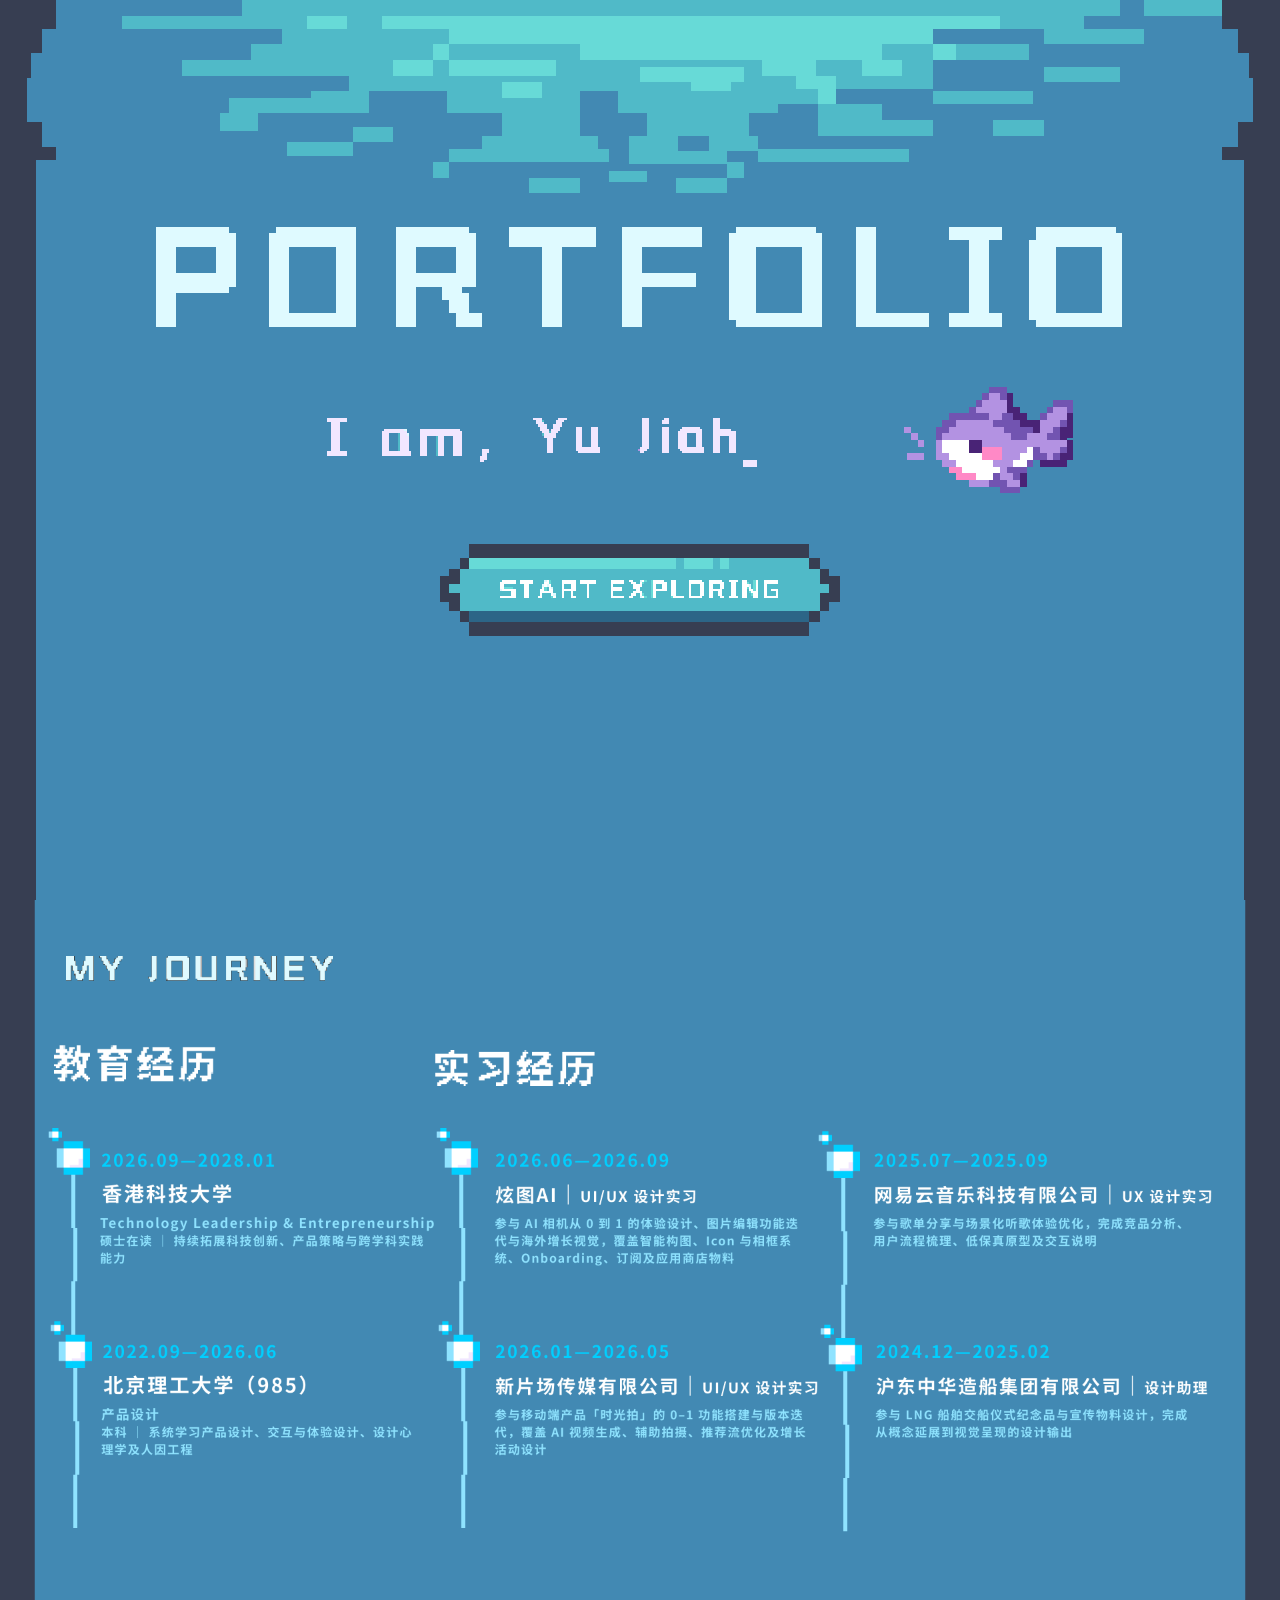
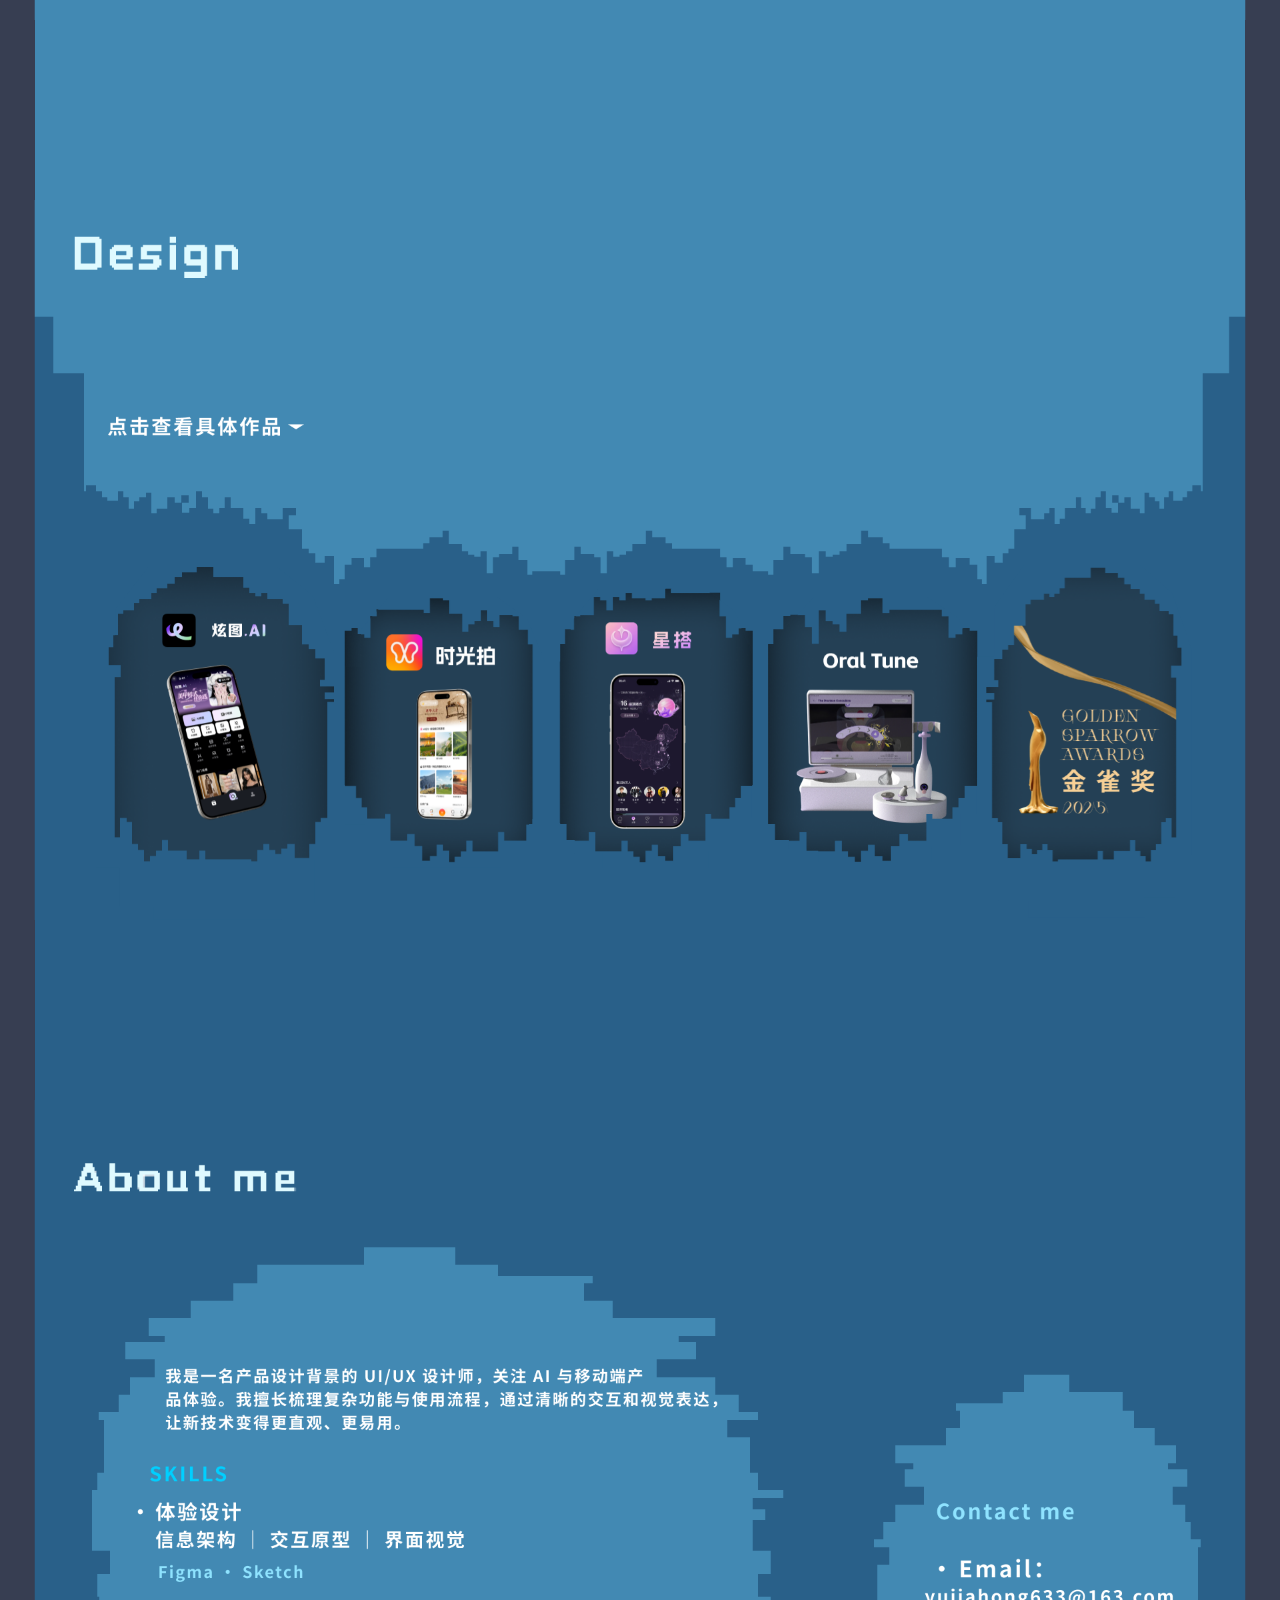
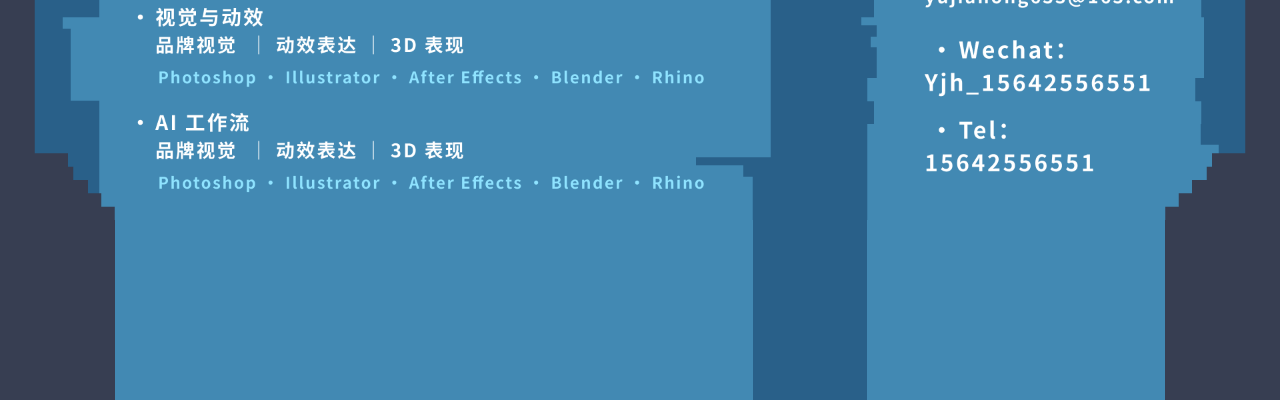
<file: index.html>
<!doctype html>
<html lang="zh-CN">
  <head>
    <meta charset="UTF-8" />
    <meta name="viewport" content="width=device-width, initial-scale=1.0" />
    <title>Yu Jiahong — Portfolio</title>
    <script type="module" crossorigin src="/assets/index-Dr6L-Q2m.js"></script>
    <link rel="stylesheet" crossorigin href="/assets/index-rfN9WGOW.css">
  </head>
  <body>
    <div id="root"></div>
  </body>
</html>
</file>
<file: assets/index-rfN9WGOW.css>
@layer theme{@theme default{--font-sans: ui-sans-serif, system-ui, sans-serif, "Apple Color Emoji", "Segoe UI Emoji", "Segoe UI Symbol", "Noto Color Emoji"; --font-serif: ui-serif, Georgia, Cambria, "Times New Roman", Times, serif; --font-mono: ui-monospace, SFMono-Regular, Menlo, Monaco, Consolas, "Liberation Mono", "Courier New", monospace; --color-red-50: oklch(97.1% .013 17.38); --color-red-100: oklch(93.6% .032 17.717); --color-red-200: oklch(88.5% .062 18.334); --color-red-300: oklch(80.8% .114 19.571); --color-red-400: oklch(70.4% .191 22.216); --color-red-500: oklch(63.7% .237 25.331); --color-red-600: oklch(57.7% .245 27.325); --color-red-700: oklch(50.5% .213 27.518); --color-red-800: oklch(44.4% .177 26.899); --color-red-900: oklch(39.6% .141 25.723); --color-red-950: oklch(25.8% .092 26.042); --color-orange-50: oklch(98% .016 73.684); --color-orange-100: oklch(95.4% .038 75.164); --color-orange-200: oklch(90.1% .076 70.697); --color-orange-300: oklch(83.7% .128 66.29); --color-orange-400: oklch(75% .183 55.934); --color-orange-500: oklch(70.5% .213 47.604); --color-orange-600: oklch(64.6% .222 41.116); --color-orange-700: oklch(55.3% .195 38.402); --color-orange-800: oklch(47% .157 37.304); --color-orange-900: oklch(40.8% .123 38.172); --color-orange-950: oklch(26.6% .079 36.259); --color-amber-50: oklch(98.7% .022 95.277); --color-amber-100: oklch(96.2% .059 95.617); --color-amber-200: oklch(92.4% .12 95.746); --color-amber-300: oklch(87.9% .169 91.605); --color-amber-400: oklch(82.8% .189 84.429); --color-amber-500: oklch(76.9% .188 70.08); --color-amber-600: oklch(66.6% .179 58.318); --color-amber-700: oklch(55.5% .163 48.998); --color-amber-800: oklch(47.3% .137 46.201); --color-amber-900: oklch(41.4% .112 45.904); --color-amber-950: oklch(27.9% .077 45.635); --color-yellow-50: oklch(98.7% .026 102.212); --color-yellow-100: oklch(97.3% .071 103.193); --color-yellow-200: oklch(94.5% .129 101.54); --color-yellow-300: oklch(90.5% .182 98.111); --color-yellow-400: oklch(85.2% .199 91.936); --color-yellow-500: oklch(79.5% .184 86.047); --color-yellow-600: oklch(68.1% .162 75.834); --color-yellow-700: oklch(55.4% .135 66.442); --color-yellow-800: oklch(47.6% .114 61.907); --color-yellow-900: oklch(42.1% .095 57.708); --color-yellow-950: oklch(28.6% .066 53.813); --color-lime-50: oklch(98.6% .031 120.757); --color-lime-100: oklch(96.7% .067 122.328); --color-lime-200: oklch(93.8% .127 124.321); --color-lime-300: oklch(89.7% .196 126.665); --color-lime-400: oklch(84.1% .238 128.85); --color-lime-500: oklch(76.8% .233 130.85); --color-lime-600: oklch(64.8% .2 131.684); --color-lime-700: oklch(53.2% .157 131.589); --color-lime-800: oklch(45.3% .124 130.933); --color-lime-900: oklch(40.5% .101 131.063); --color-lime-950: oklch(27.4% .072 132.109); --color-green-50: oklch(98.2% .018 155.826); --color-green-100: oklch(96.2% .044 156.743); --color-green-200: oklch(92.5% .084 155.995); --color-green-300: oklch(87.1% .15 154.449); --color-green-400: oklch(79.2% .209 151.711); --color-green-500: oklch(72.3% .219 149.579); --color-green-600: oklch(62.7% .194 149.214); --color-green-700: oklch(52.7% .154 150.069); --color-green-800: oklch(44.8% .119 151.328); --color-green-900: oklch(39.3% .095 152.535); --color-green-950: oklch(26.6% .065 152.934); --color-emerald-50: oklch(97.9% .021 166.113); --color-emerald-100: oklch(95% .052 163.051); --color-emerald-200: oklch(90.5% .093 164.15); --color-emerald-300: oklch(84.5% .143 164.978); --color-emerald-400: oklch(76.5% .177 163.223); --color-emerald-500: oklch(69.6% .17 162.48); --color-emerald-600: oklch(59.6% .145 163.225); --color-emerald-700: oklch(50.8% .118 165.612); --color-emerald-800: oklch(43.2% .095 166.913); --color-emerald-900: oklch(37.8% .077 168.94); --color-emerald-950: oklch(26.2% .051 172.552); --color-teal-50: oklch(98.4% .014 180.72); --color-teal-100: oklch(95.3% .051 180.801); --color-teal-200: oklch(91% .096 180.426); --color-teal-300: oklch(85.5% .138 181.071); --color-teal-400: oklch(77.7% .152 181.912); --color-teal-500: oklch(70.4% .14 182.503); --color-teal-600: oklch(60% .118 184.704); --color-teal-700: oklch(51.1% .096 186.391); --color-teal-800: oklch(43.7% .078 188.216); --color-teal-900: oklch(38.6% .063 188.416); --color-teal-950: oklch(27.7% .046 192.524); --color-cyan-50: oklch(98.4% .019 200.873); --color-cyan-100: oklch(95.6% .045 203.388); --color-cyan-200: oklch(91.7% .08 205.041); --color-cyan-300: oklch(86.5% .127 207.078); --color-cyan-400: oklch(78.9% .154 211.53); --color-cyan-500: oklch(71.5% .143 215.221); --color-cyan-600: oklch(60.9% .126 221.723); --color-cyan-700: oklch(52% .105 223.128); --color-cyan-800: oklch(45% .085 224.283); --color-cyan-900: oklch(39.8% .07 227.392); --color-cyan-950: oklch(30.2% .056 229.695); --color-sky-50: oklch(97.7% .013 236.62); --color-sky-100: oklch(95.1% .026 236.824); --color-sky-200: oklch(90.1% .058 230.902); --color-sky-300: oklch(82.8% .111 230.318); --color-sky-400: oklch(74.6% .16 232.661); --color-sky-500: oklch(68.5% .169 237.323); --color-sky-600: oklch(58.8% .158 241.966); --color-sky-700: oklch(50% .134 242.749); --color-sky-800: oklch(44.3% .11 240.79); --color-sky-900: oklch(39.1% .09 240.876); --color-sky-950: oklch(29.3% .066 243.157); --color-blue-50: oklch(97% .014 254.604); --color-blue-100: oklch(93.2% .032 255.585); --color-blue-200: oklch(88.2% .059 254.128); --color-blue-300: oklch(80.9% .105 251.813); --color-blue-400: oklch(70.7% .165 254.624); --color-blue-500: oklch(62.3% .214 259.815); --color-blue-600: oklch(54.6% .245 262.881); --color-blue-700: oklch(48.8% .243 264.376); --color-blue-800: oklch(42.4% .199 265.638); --color-blue-900: oklch(37.9% .146 265.522); --color-blue-950: oklch(28.2% .091 267.935); --color-indigo-50: oklch(96.2% .018 272.314); --color-indigo-100: oklch(93% .034 272.788); --color-indigo-200: oklch(87% .065 274.039); --color-indigo-300: oklch(78.5% .115 274.713); --color-indigo-400: oklch(67.3% .182 276.935); --color-indigo-500: oklch(58.5% .233 277.117); --color-indigo-600: oklch(51.1% .262 276.966); --color-indigo-700: oklch(45.7% .24 277.023); --color-indigo-800: oklch(39.8% .195 277.366); --color-indigo-900: oklch(35.9% .144 278.697); --color-indigo-950: oklch(25.7% .09 281.288); --color-violet-50: oklch(96.9% .016 293.756); --color-violet-100: oklch(94.3% .029 294.588); --color-violet-200: oklch(89.4% .057 293.283); --color-violet-300: oklch(81.1% .111 293.571); --color-violet-400: oklch(70.2% .183 293.541); --color-violet-500: oklch(60.6% .25 292.717); --color-violet-600: oklch(54.1% .281 293.009); --color-violet-700: oklch(49.1% .27 292.581); --color-violet-800: oklch(43.2% .232 292.759); --color-violet-900: oklch(38% .189 293.745); --color-violet-950: oklch(28.3% .141 291.089); --color-purple-50: oklch(97.7% .014 308.299); --color-purple-100: oklch(94.6% .033 307.174); --color-purple-200: oklch(90.2% .063 306.703); --color-purple-300: oklch(82.7% .119 306.383); --color-purple-400: oklch(71.4% .203 305.504); --color-purple-500: oklch(62.7% .265 303.9); --color-purple-600: oklch(55.8% .288 302.321); --color-purple-700: oklch(49.6% .265 301.924); --color-purple-800: oklch(43.8% .218 303.724); --color-purple-900: oklch(38.1% .176 304.987); --color-purple-950: oklch(29.1% .149 302.717); --color-fuchsia-50: oklch(97.7% .017 320.058); --color-fuchsia-100: oklch(95.2% .037 318.852); --color-fuchsia-200: oklch(90.3% .076 319.62); --color-fuchsia-300: oklch(83.3% .145 321.434); --color-fuchsia-400: oklch(74% .238 322.16); --color-fuchsia-500: oklch(66.7% .295 322.15); --color-fuchsia-600: oklch(59.1% .293 322.896); --color-fuchsia-700: oklch(51.8% .253 323.949); --color-fuchsia-800: oklch(45.2% .211 324.591); --color-fuchsia-900: oklch(40.1% .17 325.612); --color-fuchsia-950: oklch(29.3% .136 325.661); --color-pink-50: oklch(97.1% .014 343.198); --color-pink-100: oklch(94.8% .028 342.258); --color-pink-200: oklch(89.9% .061 343.231); --color-pink-300: oklch(82.3% .12 346.018); --color-pink-400: oklch(71.8% .202 349.761); --color-pink-500: oklch(65.6% .241 354.308); --color-pink-600: oklch(59.2% .249 .584); --color-pink-700: oklch(52.5% .223 3.958); --color-pink-800: oklch(45.9% .187 3.815); --color-pink-900: oklch(40.8% .153 2.432); --color-pink-950: oklch(28.4% .109 3.907); --color-rose-50: oklch(96.9% .015 12.422); --color-rose-100: oklch(94.1% .03 12.58); --color-rose-200: oklch(89.2% .058 10.001); --color-rose-300: oklch(81% .117 11.638); --color-rose-400: oklch(71.2% .194 13.428); --color-rose-500: oklch(64.5% .246 16.439); --color-rose-600: oklch(58.6% .253 17.585); --color-rose-700: oklch(51.4% .222 16.935); --color-rose-800: oklch(45.5% .188 13.697); --color-rose-900: oklch(41% .159 10.272); --color-rose-950: oklch(27.1% .105 12.094); --color-slate-50: oklch(98.4% .003 247.858); --color-slate-100: oklch(96.8% .007 247.896); --color-slate-200: oklch(92.9% .013 255.508); --color-slate-300: oklch(86.9% .022 252.894); --color-slate-400: oklch(70.4% .04 256.788); --color-slate-500: oklch(55.4% .046 257.417); --color-slate-600: oklch(44.6% .043 257.281); --color-slate-700: oklch(37.2% .044 257.287); --color-slate-800: oklch(27.9% .041 260.031); --color-slate-900: oklch(20.8% .042 265.755); --color-slate-950: oklch(12.9% .042 264.695); --color-gray-50: oklch(98.5% .002 247.839); --color-gray-100: oklch(96.7% .003 264.542); --color-gray-200: oklch(92.8% .006 264.531); --color-gray-300: oklch(87.2% .01 258.338); --color-gray-400: oklch(70.7% .022 261.325); --color-gray-500: oklch(55.1% .027 264.364); --color-gray-600: oklch(44.6% .03 256.802); --color-gray-700: oklch(37.3% .034 259.733); --color-gray-800: oklch(27.8% .033 256.848); --color-gray-900: oklch(21% .034 264.665); --color-gray-950: oklch(13% .028 261.692); --color-zinc-50: oklch(98.5% 0 0); --color-zinc-100: oklch(96.7% .001 286.375); --color-zinc-200: oklch(92% .004 286.32); --color-zinc-300: oklch(87.1% .006 286.286); --color-zinc-400: oklch(70.5% .015 286.067); --color-zinc-500: oklch(55.2% .016 285.938); --color-zinc-600: oklch(44.2% .017 285.786); --color-zinc-700: oklch(37% .013 285.805); --color-zinc-800: oklch(27.4% .006 286.033); --color-zinc-900: oklch(21% .006 285.885); --color-zinc-950: oklch(14.1% .005 285.823); --color-neutral-50: oklch(98.5% 0 0); --color-neutral-100: oklch(97% 0 0); --color-neutral-200: oklch(92.2% 0 0); --color-neutral-300: oklch(87% 0 0); --color-neutral-400: oklch(70.8% 0 0); --color-neutral-500: oklch(55.6% 0 0); --color-neutral-600: oklch(43.9% 0 0); --color-neutral-700: oklch(37.1% 0 0); --color-neutral-800: oklch(26.9% 0 0); --color-neutral-900: oklch(20.5% 0 0); --color-neutral-950: oklch(14.5% 0 0); --color-stone-50: oklch(98.5% .001 106.423); --color-stone-100: oklch(97% .001 106.424); --color-stone-200: oklch(92.3% .003 48.717); --color-stone-300: oklch(86.9% .005 56.366); --color-stone-400: oklch(70.9% .01 56.259); --color-stone-500: oklch(55.3% .013 58.071); --color-stone-600: oklch(44.4% .011 73.639); --color-stone-700: oklch(37.4% .01 67.558); --color-stone-800: oklch(26.8% .007 34.298); --color-stone-900: oklch(21.6% .006 56.043); --color-stone-950: oklch(14.7% .004 49.25); --color-mauve-50: oklch(98.5% 0 0); --color-mauve-100: oklch(96% .003 325.6); --color-mauve-200: oklch(92.2% .005 325.62); --color-mauve-300: oklch(86.5% .012 325.68); --color-mauve-400: oklch(71.1% .019 323.02); --color-mauve-500: oklch(54.2% .034 322.5); --color-mauve-600: oklch(43.5% .029 321.78); --color-mauve-700: oklch(36.4% .029 323.89); --color-mauve-800: oklch(26.3% .024 320.12); --color-mauve-900: oklch(21.2% .019 322.12); --color-mauve-950: oklch(14.5% .008 326); --color-olive-50: oklch(98.8% .003 106.5); --color-olive-100: oklch(96.6% .005 106.5); --color-olive-200: oklch(93% .007 106.5); --color-olive-300: oklch(88% .011 106.6); --color-olive-400: oklch(73.7% .021 106.9); --color-olive-500: oklch(58% .031 107.3); --color-olive-600: oklch(46.6% .025 107.3); --color-olive-700: oklch(39.4% .023 107.4); --color-olive-800: oklch(28.6% .016 107.4); --color-olive-900: oklch(22.8% .013 107.4); --color-olive-950: oklch(15.3% .006 107.1); --color-mist-50: oklch(98.7% .002 197.1); --color-mist-100: oklch(96.3% .002 197.1); --color-mist-200: oklch(92.5% .005 214.3); --color-mist-300: oklch(87.2% .007 219.6); --color-mist-400: oklch(72.3% .014 214.4); --color-mist-500: oklch(56% .021 213.5); --color-mist-600: oklch(45% .017 213.2); --color-mist-700: oklch(37.8% .015 216); --color-mist-800: oklch(27.5% .011 216.9); --color-mist-900: oklch(21.8% .008 223.9); --color-mist-950: oklch(14.8% .004 228.8); --color-taupe-50: oklch(98.6% .002 67.8); --color-taupe-100: oklch(96% .002 17.2); --color-taupe-200: oklch(92.2% .005 34.3); --color-taupe-300: oklch(86.8% .007 39.5); --color-taupe-400: oklch(71.4% .014 41.2); --color-taupe-500: oklch(54.7% .021 43.1); --color-taupe-600: oklch(43.8% .017 39.3); --color-taupe-700: oklch(36.7% .016 35.7); --color-taupe-800: oklch(26.8% .011 36.5); --color-taupe-900: oklch(21.4% .009 43.1); --color-taupe-950: oklch(14.7% .004 49.3); --color-black: #000; --color-white: #fff; --spacing: .25rem; --breakpoint-sm: 40rem; --breakpoint-md: 48rem; --breakpoint-lg: 64rem; --breakpoint-xl: 80rem; --breakpoint-2xl: 96rem; --container-3xs: 16rem; --container-2xs: 18rem; --container-xs: 20rem; --container-sm: 24rem; --container-md: 28rem; --container-lg: 32rem; --container-xl: 36rem; --container-2xl: 42rem; --container-3xl: 48rem; --container-4xl: 56rem; --container-5xl: 64rem; --container-6xl: 72rem; --container-7xl: 80rem; --text-xs: .75rem; --text-xs--line-height: calc(1 / .75); --text-sm: .875rem; --text-sm--line-height: calc(1.25 / .875); --text-base: 1rem; --text-base--line-height: calc(1.5 / 1); --text-lg: 1.125rem; --text-lg--line-height: calc(1.75 / 1.125); --text-xl: 1.25rem; --text-xl--line-height: calc(1.75 / 1.25); --text-2xl: 1.5rem; --text-2xl--line-height: calc(2 / 1.5); --text-3xl: 1.875rem; --text-3xl--line-height: calc(2.25 / 1.875); --text-4xl: 2.25rem; --text-4xl--line-height: calc(2.5 / 2.25); --text-5xl: 3rem; --text-5xl--line-height: 1; --text-6xl: 3.75rem; --text-6xl--line-height: 1; --text-7xl: 4.5rem; --text-7xl--line-height: 1; --text-8xl: 6rem; --text-8xl--line-height: 1; --text-9xl: 8rem; --text-9xl--line-height: 1; --font-weight-thin: 100; --font-weight-extralight: 200; --font-weight-light: 300; --font-weight-normal: 400; --font-weight-medium: 500; --font-weight-semibold: 600; --font-weight-bold: 700; --font-weight-extrabold: 800; --font-weight-black: 900; --tracking-tighter: -.05em; --tracking-tight: -.025em; --tracking-normal: 0em; --tracking-wide: .025em; --tracking-wider: .05em; --tracking-widest: .1em; --leading-tight: 1.25; --leading-snug: 1.375; --leading-normal: 1.5; --leading-relaxed: 1.625; --leading-loose: 2; --radius-xs: .125rem; --radius-sm: .25rem; --radius-md: .375rem; --radius-lg: .5rem; --radius-xl: .75rem; --radius-2xl: 1rem; --radius-3xl: 1.5rem; --radius-4xl: 2rem; --shadow-2xs: 0 1px #0000000d; --shadow-xs: 0 1px 2px 0 #0000000d; --shadow-sm: 0 1px 3px 0 #0000001a, 0 1px 2px -1px #0000001a; --shadow-md: 0 4px 6px -1px #0000001a, 0 2px 4px -2px #0000001a; --shadow-lg: 0 10px 15px -3px #0000001a, 0 4px 6px -4px #0000001a; --shadow-xl: 0 20px 25px -5px #0000001a, 0 8px 10px -6px #0000001a; --shadow-2xl: 0 25px 50px -12px #00000040; --inset-shadow-2xs: inset 0 1px #0000000d; --inset-shadow-xs: inset 0 1px 1px #0000000d; --inset-shadow-sm: inset 0 2px 4px #0000000d; --drop-shadow-xs: 0 1px 1px #0000000d; --drop-shadow-sm: 0 1px 2px #00000026; --drop-shadow-md: 0 3px 3px #0000001f; --drop-shadow-lg: 0 4px 4px #00000026; --drop-shadow-xl: 0 9px 7px #0000001a; --drop-shadow-2xl: 0 25px 25px #00000026; --text-shadow-2xs: 0px 1px 0px #00000026; --text-shadow-xs: 0px 1px 1px #0003; --text-shadow-sm: 0px 1px 0px #00000013, 0px 1px 1px #00000013, 0px 2px 2px #00000013; --text-shadow-md: 0px 1px 1px #0000001a, 0px 1px 2px #0000001a, 0px 2px 4px #0000001a; --text-shadow-lg: 0px 1px 2px #0000001a, 0px 3px 2px #0000001a, 0px 4px 8px #0000001a; --ease-in: cubic-bezier(.4, 0, 1, 1); --ease-out: cubic-bezier(0, 0, .2, 1); --ease-in-out: cubic-bezier(.4, 0, .2, 1); --animate-spin: spin 1s linear infinite; --animate-ping: ping 1s cubic-bezier(0, 0, .2, 1) infinite; --animate-pulse: pulse 2s cubic-bezier(.4, 0, .6, 1) infinite; --animate-bounce: bounce 1s infinite; @keyframes spin { to { transform: rotate(360deg); } } @keyframes ping { 75%, 100% { transform: scale(2); opacity: 0; } } @keyframes pulse { 50% { opacity: .5; } } @keyframes bounce { 0%, 100% { transform: translateY(-25%); animation-timing-function: cubic-bezier(.8, 0, 1, 1); } 50% { transform: none; animation-timing-function: cubic-bezier(0, 0, .2, 1); } } --blur-xs: 4px; --blur-sm: 8px; --blur-md: 12px; --blur-lg: 16px; --blur-xl: 24px; --blur-2xl: 40px; --blur-3xl: 64px; --perspective-dramatic: 100px; --perspective-near: 300px; --perspective-normal: 500px; --perspective-midrange: 800px; --perspective-distant: 1200px; --aspect-video: 16 / 9; --default-transition-duration: .15s; --default-transition-timing-function: cubic-bezier(.4, 0, .2, 1); --default-font-family: --theme(--font-sans, initial); --default-font-feature-settings: --theme(--font-sans--font-feature-settings, initial); --default-font-variation-settings: --theme(--font-sans--font-variation-settings, initial); --default-mono-font-family: --theme(--font-mono, initial); --default-mono-font-feature-settings: --theme(--font-mono--font-feature-settings, initial); --default-mono-font-variation-settings: --theme(--font-mono--font-variation-settings, initial);}@theme default inline reference{--blur: 8px; --shadow: 0 1px 3px 0 #0000001a, 0 1px 2px -1px #0000001a; --shadow-inner: inset 0 2px 4px 0 #0000000d; --drop-shadow: 0 1px 2px #0000001a, 0 1px 1px #0000000f; --radius: .25rem; --max-width-prose: 65ch;}}@layer base{*,:after,:before,::backdrop{box-sizing:border-box;border:0 solid;margin:0;padding:0}::file-selector-button{box-sizing:border-box;border:0 solid;margin:0;padding:0}html,:host{-webkit-text-size-adjust:100%;tab-size:4;line-height:1.5;font-family:--theme(--default-font-family, ui-sans-serif, system-ui, sans-serif, "Apple Color Emoji", "Segoe UI Emoji", "Segoe UI Symbol", "Noto Color Emoji");font-feature-settings:--theme(--default-font-feature-settings, normal);font-variation-settings:--theme(--default-font-variation-settings, normal);-webkit-tap-highlight-color:transparent}hr{height:0;color:inherit;border-top-width:1px}abbr:where([title]){-webkit-text-decoration:underline dotted;text-decoration:underline dotted}h1,h2,h3,h4,h5,h6{font-size:inherit;font-weight:inherit}a{color:inherit;-webkit-text-decoration:inherit;-webkit-text-decoration:inherit;text-decoration:inherit}b,strong{font-weight:bolder}code,kbd,samp,pre{font-family:--theme(--default-mono-font-family, ui-monospace, SFMono-Regular, Menlo, Monaco, Consolas, "Liberation Mono", "Courier New", monospace);font-feature-settings:--theme(--default-mono-font-feature-settings, normal);font-variation-settings:--theme(--default-mono-font-variation-settings, normal);font-size:1em}small{font-size:80%}sub,sup{vertical-align:baseline;font-size:75%;line-height:0;position:relative}sub{bottom:-.25em}sup{top:-.5em}table{text-indent:0;border-color:inherit;border-collapse:collapse}:-moz-focusring{outline:auto}progress{vertical-align:baseline}summary{display:list-item}ol,ul,menu{list-style:none}img,svg,video,canvas,audio,iframe,embed,object{vertical-align:middle;display:block}img,video{max-width:100%;height:auto}button,input,select,optgroup,textarea{font:inherit;font-feature-settings:inherit;font-variation-settings:inherit;letter-spacing:inherit;color:inherit;opacity:1;background-color:#0000;border-radius:0}::file-selector-button{font:inherit;font-feature-settings:inherit;font-variation-settings:inherit;letter-spacing:inherit;color:inherit;opacity:1;background-color:#0000;border-radius:0}:where(select:is([multiple],[size])) optgroup{font-weight:bolder}:where(select:is([multiple],[size])) optgroup option{padding-inline-start:20px}::file-selector-button{margin-inline-end:4px}::placeholder{opacity:1}@supports (not ((-webkit-appearance:-apple-pay-button))) or (contain-intrinsic-size:1px){::placeholder{color:color-mix(in oklab, currentcolor 50%, transparent)}}textarea{resize:vertical}::-webkit-search-decoration{-webkit-appearance:none}::-webkit-date-and-time-value{min-height:1lh;text-align:inherit}::-webkit-datetime-edit{display:inline-flex}::-webkit-datetime-edit-fields-wrapper{padding:0}::-webkit-datetime-edit{padding-block:0}::-webkit-datetime-edit-year-field{padding-block:0}::-webkit-datetime-edit-month-field{padding-block:0}::-webkit-datetime-edit-day-field{padding-block:0}::-webkit-datetime-edit-hour-field{padding-block:0}::-webkit-datetime-edit-minute-field{padding-block:0}::-webkit-datetime-edit-second-field{padding-block:0}::-webkit-datetime-edit-millisecond-field{padding-block:0}::-webkit-datetime-edit-meridiem-field{padding-block:0}::-webkit-calendar-picker-indicator{line-height:1}:-moz-ui-invalid{box-shadow:none}button,input:where([type=button],[type=reset],[type=submit]){appearance:button}::file-selector-button{appearance:button}::-webkit-inner-spin-button{height:auto}::-webkit-outer-spin-button{height:auto}[hidden]:where(:not([hidden=until-found])){display:none!important}}@layer components;@layer utilities{@tailwind utilities;}*{box-sizing:border-box}html{scroll-behavior:smooth;scrollbar-width:none}html::-webkit-scrollbar{display:none}body::-webkit-scrollbar{display:none}html,body{background:#373e52;min-height:100%;margin:0}body{overflow-x:hidden}button{font:inherit}.page-shell{background:#373e52;position:relative}.screen-section{background:#373e52;flex-direction:column;width:100%;min-height:100svh;display:flex;position:relative;overflow:hidden}.intro-section{background:linear-gradient(90deg,#373e52 0 2.7%,#4289b3 2.7% 97.3%,#373e52 97.3%);min-height:100svh}.design-stage{aspect-ratio:16/9;flex:none;width:100%;position:relative;overflow:hidden;container-type:inline-size}.section-edge-extension{background:#4289b3;flex:1;width:100%;min-height:0;position:relative;overflow:hidden}.section-edge-canvas{width:100%;height:100%;image-rendering:pixelated;display:block;position:absolute;inset:0}@media (width<=767px){.screen-section,.intro-section{min-height:0}.section-edge-extension{display:none}}.resume-copy{z-index:5;font-synthesis:weight;font-family:ChillDuanSans,PingFang SC,sans-serif;position:absolute;inset:0}.resume-entry{color:#8fe3ff;letter-spacing:.09375cqw;width:26.25cqw;font-weight:700;line-height:normal;position:absolute}.resume-entry p,.resume-entry h3{margin:0}.resume-entry .resume-date{color:#00cfff;letter-spacing:.135417cqw;white-space:nowrap;font-size:1.35417cqw;line-height:normal;position:absolute;top:0;left:0}.resume-entry h3{top:2.44792cqw;left:var(--title-offset,0cqw);color:#fff;letter-spacing:.15625cqw;white-space:nowrap;font-size:1.5625cqw;font-weight:700;line-height:normal;position:absolute}.resume-entry h3 b{font-size:1.45833cqw;font-weight:700}.resume-entry h3 i{font-size:1.5625cqw;font-style:normal}.resume-entry h3 span{font-size:1.14583cqw}.resume-entry .resume-body{top:var(--body-top,5.15625cqw);left:var(--body-offset,0cqw);width:var(--body-width,24.6875cqw);letter-spacing:.09375cqw;word-break:break-word;font-size:.9375cqw;line-height:normal;position:absolute}.resume-entry strong{font-size:1.04167cqw;font-weight:700}.education-top{--title-offset:.052083cqw;--body-offset:-.104167cqw;--body-width:26.25cqw;top:19.2708cqw;left:7.91667cqw}.education-bottom{--title-offset:.052083cqw;--body-offset:-.104167cqw;--body-width:24.8438cqw;top:34.2188cqw;left:8.02083cqw}.internship-middle-top{--body-offset:-.052083cqw;top:19.2708cqw;left:38.6979cqw}.internship-middle-bottom{--body-offset:-.052083cqw;--body-top:5.26042cqw;top:34.2188cqw;left:38.6979cqw}.internship-right-top{--body-offset:-.052083cqw;top:19.2708cqw;left:68.2813cqw}.internship-right-bottom{--body-offset:-.052083cqw;--body-top:5.26042cqw;top:34.2188cqw;left:68.4375cqw}.pixel-layer{width:100%;height:100%;image-rendering:pixelated;image-rendering:crisp-edges;display:block;position:absolute;inset:0}.talk-animation{pointer-events:none;animation:.72s steps(2,end) infinite alternate talk}@keyframes talk{0%{transform:translate(0)}to{transform:translate(-.173611%,-.308642%)}}.timeline{transform-origin:top;pointer-events:none}.timeline-one{animation:2.8s steps(3,end) infinite alternate sway-one}.timeline-two{animation:3.2s steps(3,end) -.8s infinite alternate sway-two}.timeline-three{animation:2.6s steps(3,end) -1.4s infinite alternate sway-three}@keyframes sway-one{0%{transform:translate(-.173611%)rotate(-.12deg)}to{transform:translate(.173611%)rotate(.12deg)}}@keyframes sway-two{0%{transform:translate(.173611%)rotate(.1deg)}to{transform:translate(-.173611%)rotate(-.1deg)}}@keyframes sway-three{0%{transform:translate(0)rotate(-.1deg)}to{transform:translate(.173611%)rotate(.12deg)}}.type-cursor{--cursor-x:49;left:calc(var(--cursor-x) * 100% / 576 + 0.25%);background:#f1e7ff;width:1.04167%;height:.925926%;animation:.68s step-end infinite blink;position:absolute;top:63.8889%}@keyframes blink{50%{opacity:0}}.button-hit-area{cursor:pointer;background:0 0;border:0;width:32.2917%;height:12.037%;padding:0;position:absolute;top:75.9259%;left:33.8542%}.button-hit-area:focus-visible{outline-offset:4px;outline:max(2px,.173611vw) solid #fff}.projects-stage{isolation:isolate}.section-frame-exact{object-fit:fill;width:100%;height:100%;display:block;position:absolute;inset:0}.journey-title-exact{z-index:2;object-fit:fill;width:20.8333cqw;height:2.03125cqw;display:block;position:absolute;top:4.375cqw;left:5.15625cqw}.projects-guide{z-index:4;color:#fff;letter-spacing:.15625cqw;white-space:nowrap;align-items:center;width:15.4688cqw;height:2.23958cqw;font-family:ChillDuanSans,PingFang SC,sans-serif;font-size:1.5625cqw;font-weight:700;line-height:1;display:flex;position:absolute;top:16.4583cqw;left:8.38542cqw}.projects-guide img{object-fit:contain;width:1.45833cqw;height:.520833cqw;position:absolute;top:.9375cqw;right:0;transform:rotate(180deg)}.projects-frame-exact{z-index:1;object-fit:fill;width:100%;height:100%;display:block;position:absolute;inset:0}.project-hotspot{z-index:5;cursor:pointer;display:block;position:absolute}.project-hotspot:after{content:"";clip-path:polygon(22% 0,76% 0,91% 8%,100% 24%,100% 82%,92% 82%,92% 94%,78% 94%,78% 100%,24% 100%,24% 95%,10% 95%,10% 84%,0 84%,0 26%,8% 26%,8% 12%);pointer-events:none;will-change:transform;background-image:url(/portfolio/figma/frame-5237-exact.png);background-repeat:no-repeat;background-size:100cqw 56.25cqw;position:absolute;inset:0}.project-hotspot:hover:after,.project-hotspot:focus-visible:after{animation:2.2s ease-in-out infinite alternate project-cave-drift}@keyframes project-cave-drift{0%{transform:translateY(-.12cqw)}to{transform:translateY(-.48cqw)}}.project-hotspot:focus-visible{outline-offset:-3px;outline:3px solid #69e6ee}.project-xuantu{width:18.5938cqw;height:27.9167cqw;top:28.6979cqw;left:7.5cqw}.project-xuantu:after{background-position:-7.5cqw -28.6979cqw}.xuantu-art-exact{width:16.25cqw;height:19.4792cqw;display:block;position:absolute;top:3.64583cqw;left:2.34375cqw}.project-shiguang{width:15.625cqw;height:21.1458cqw;top:30.9896cqw;left:26.9271cqw}.project-shiguang:after{background-position:-26.9271cqw -30.9896cqw}.shiguang-logo{width:2.82484cqw;height:2.82484cqw;top:2.91667cqw;left:3.22917cqw}.shiguang-name{color:#fff;white-space:nowrap;font-family:ChillDuanSans,PingFang SC,sans-serif;font-size:1.59266cqw;font-weight:700;line-height:normal;position:absolute;top:3.48958cqw;left:7.03125cqw}.shiguang-phone{width:5.52083cqw;height:10.8104cqw;position:absolute;top:6.97917cqw;left:5.10417cqw;overflow:hidden}.shiguang-phone img{width:359.16%;max-width:none;height:137.57%;top:-7.22%;left:-82.46%}.project-xingda{width:15.4167cqw;height:21.7708cqw;top:30.3646cqw;left:43.3854cqw}.project-xingda:after{background-position:-43.3854cqw -30.3646cqw}.xingda-shell{object-fit:fill;width:5.93cqw;height:12.0833cqw;top:6.61458cqw;left:4.28504cqw}.xingda-screen{border-radius:.792604cqw;width:5.37517cqw;height:11.6582cqw;top:6.84516cqw;left:4.55884cqw}.xingda-camera{border-radius:50%;width:.244cqw;height:.244cqw;top:6.94271cqw;left:6.39271cqw}.xingda-logo{border-radius:.370729cqw;width:2.5cqw;height:2.5cqw;top:2.60417cqw;left:3.95833cqw}.xingda-name{color:#0000;letter-spacing:.21662cqw;white-space:nowrap;background:linear-gradient(151.718deg,#ffd6d9 29.255%,#d186ff 98.146%);-webkit-background-clip:text;background-clip:text;font-family:ChillDuanSans,PingFang SC,sans-serif;font-size:1.44412cqw;font-weight:700;line-height:normal;position:absolute;top:2.96875cqw;left:7.58997cqw}.project-industrial{width:16.3542cqw;height:20.6771cqw;top:30.9896cqw;left:60cqw}.project-industrial:after{background-position:-60cqw -30.9896cqw}.oral-name{color:#fff;white-space:nowrap;font-family:ChillDuanSans,Arial,sans-serif;font-size:1.59266cqw;font-weight:700;line-height:normal;position:absolute;top:3.85417cqw;left:4.27083cqw}.industrial-shot{display:block;position:absolute;overflow:hidden}.industrial-shot img{max-width:none}.industrial-shot-a{width:10.2083cqw;height:11.875cqw;top:5.98958cqw;left:1.97917cqw}.industrial-shot-a img{width:177.44%;height:192.36%;top:-65.45%;left:-4.11%}.industrial-shot-b{width:8.10052cqw;height:10.1307cqw;top:8.75cqw;left:7.44792cqw}.industrial-shot-b img{width:225.62%;height:227.5%;top:-108.25%;left:-125.58%}.project-award{width:16.7708cqw;height:27.6042cqw;top:28.4896cqw;left:76.3542cqw}.project-award:after{background-position:-76.3542cqw -28.4896cqw}.award-cave-exact{object-fit:fill;width:100%;height:100%;inset:0}.sr-only{clip:rect(0, 0, 0, 0);white-space:nowrap;border:0;width:1px;height:1px;margin:-1px;padding:0;position:absolute;overflow:hidden}.project-detail{background:#111;min-height:100svh;margin:0}.project-frame-stack{width:100%;margin:0}.project-frame-stack img{width:100%;height:auto;margin:0;display:block}.project-detail-back{z-index:20;top:max(1rem, env(safe-area-inset-top));left:max(1rem, env(safe-area-inset-left));cursor:pointer;background:0 0;border:0;width:clamp(1.8125rem,2.1vw,2.5rem);height:clamp(1.263rem,1.464vw,1.75rem);padding:0;transition:transform .12s ease-out;position:fixed}.project-detail-back img{object-fit:fill;width:100%;height:100%;display:block}.project-detail-back:hover{transform:translate(-.2rem)}.project-detail-back:focus-visible{outline-offset:3px;outline:3px solid #69e6ee}.project-detail-placeholder{color:#dffaff;background:#4289b3;min-height:100svh;padding:5cqw;font-family:ChillDuanSans,PingFang SC,sans-serif}.project-detail-placeholder h1{margin:18svh 0 1.5rem;font-size:clamp(2.5rem,6vw,7rem)}.project-detail-placeholder p{font-size:clamp(1.1rem,2vw,2rem)}@media (prefers-reduced-motion:reduce){html{scroll-behavior:auto}.talk-animation,.type-cursor,.timeline{animation:none}.project-hotspot:after{animation:none!important}}
</file>
